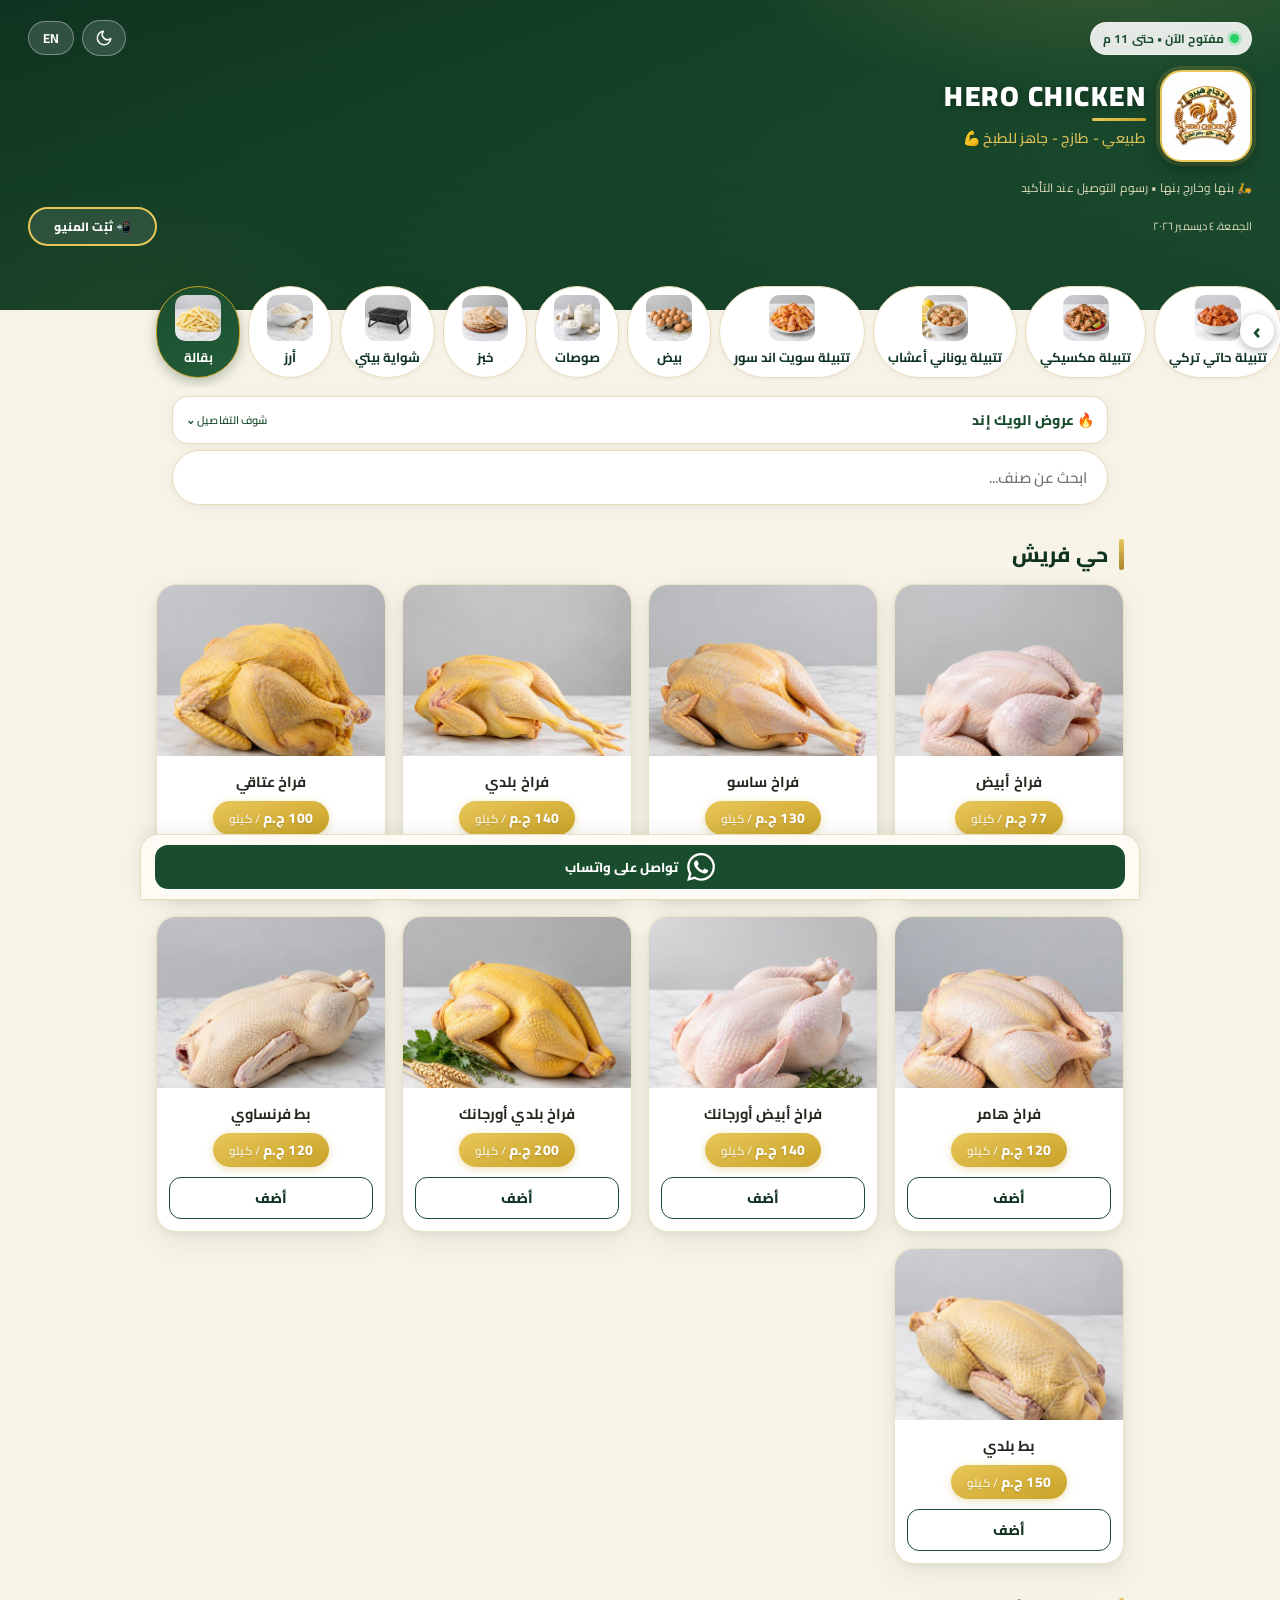
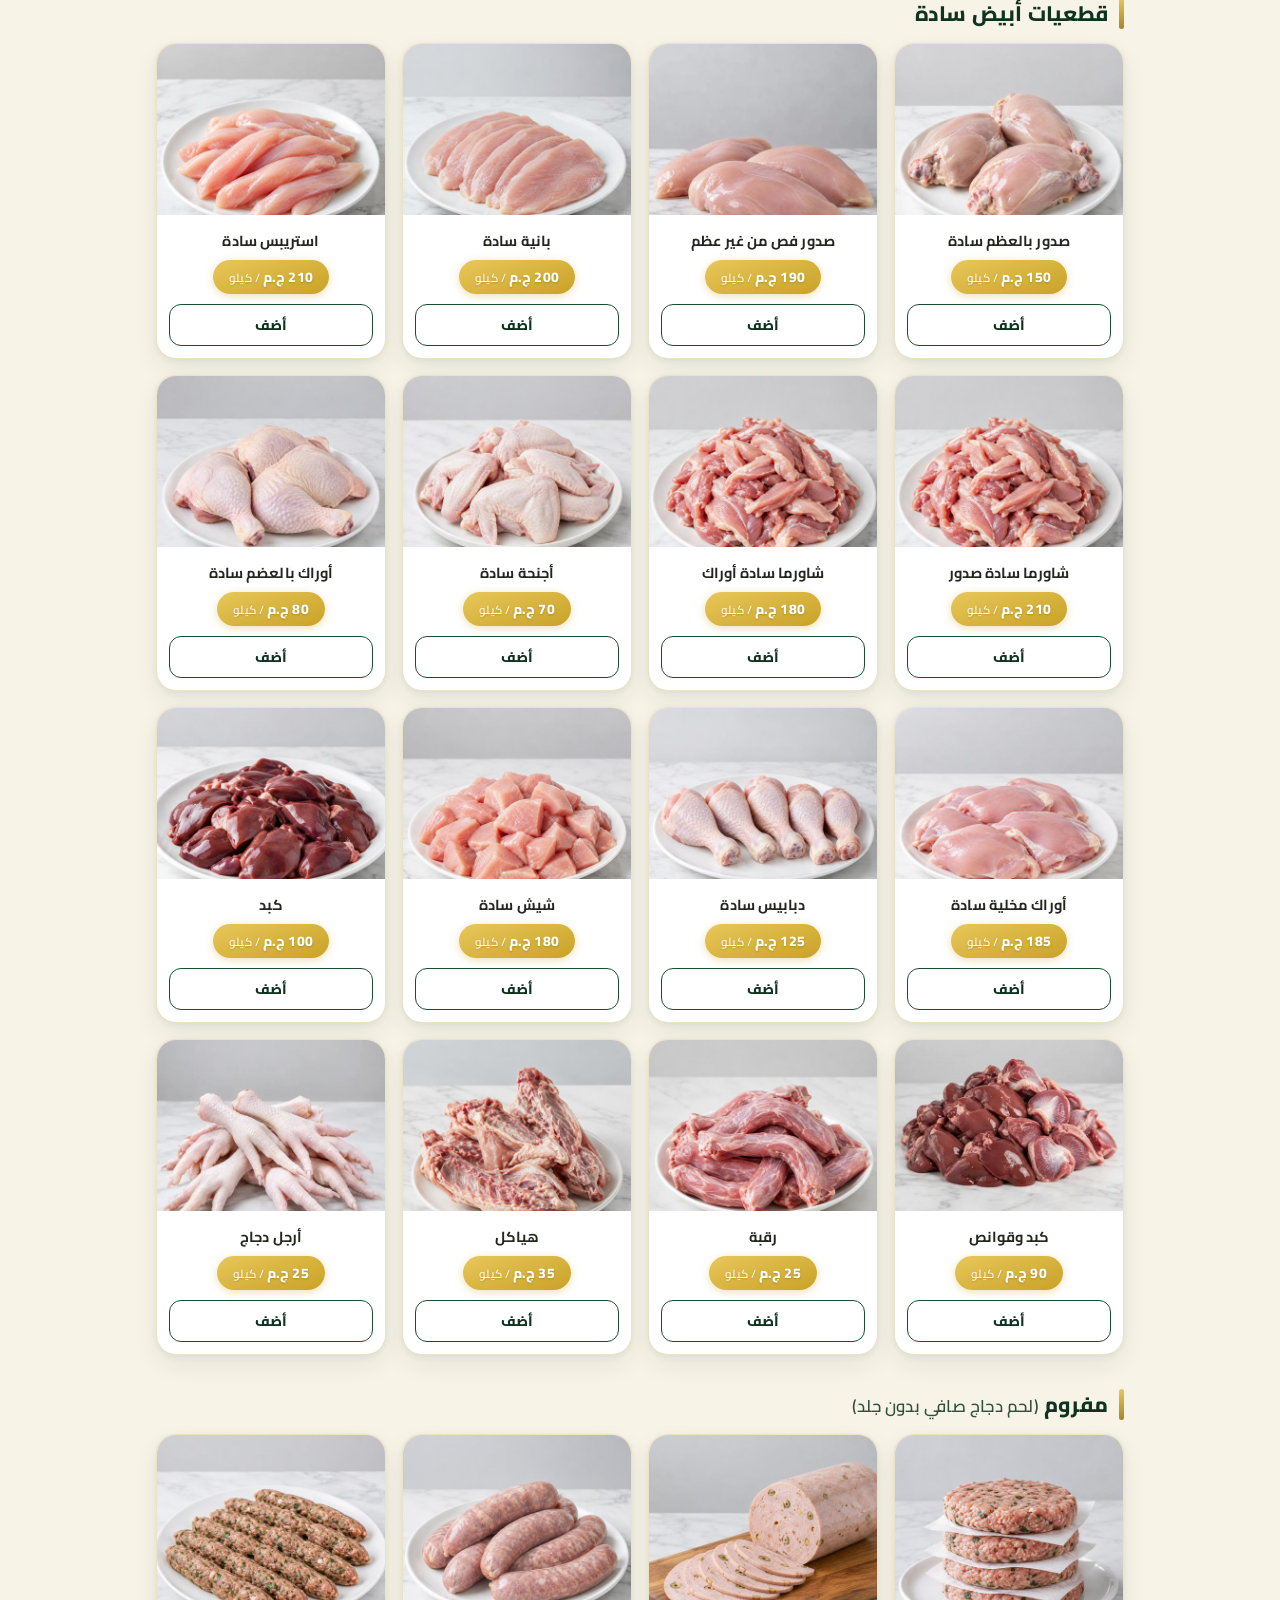
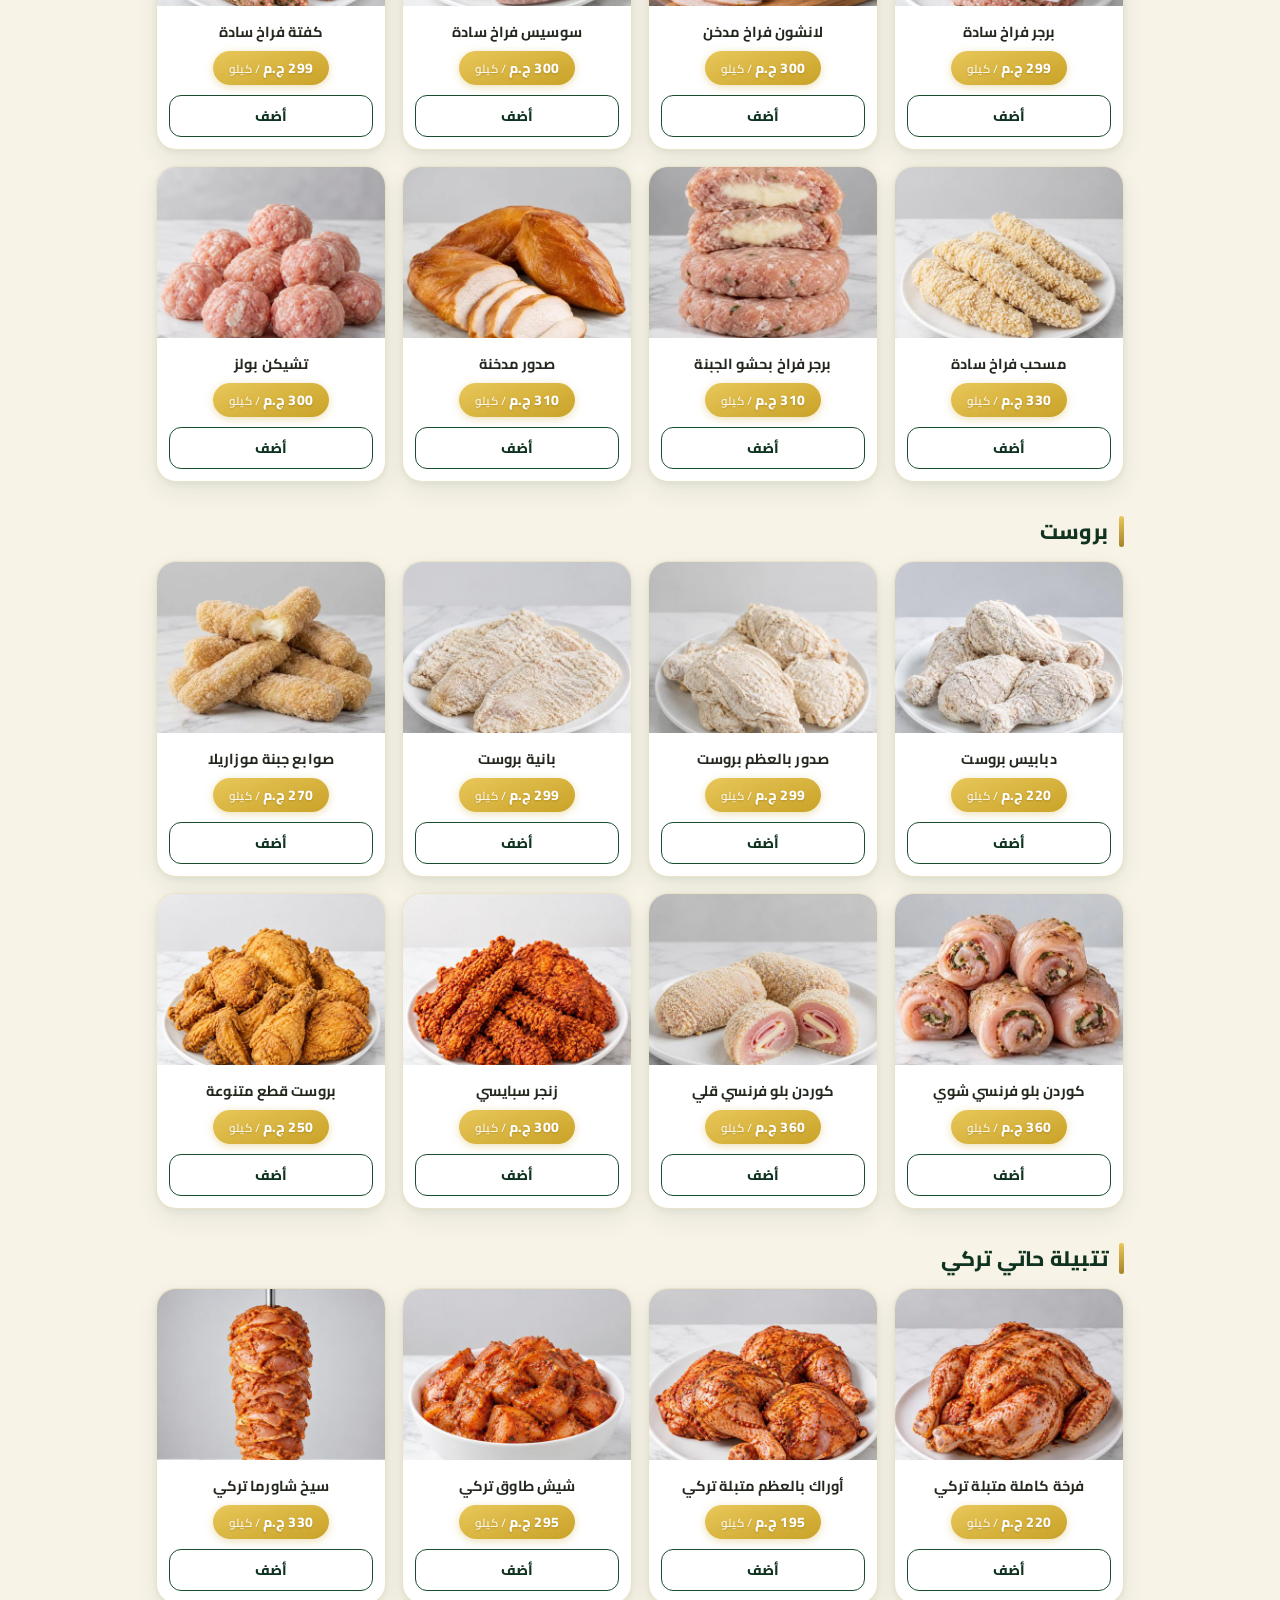
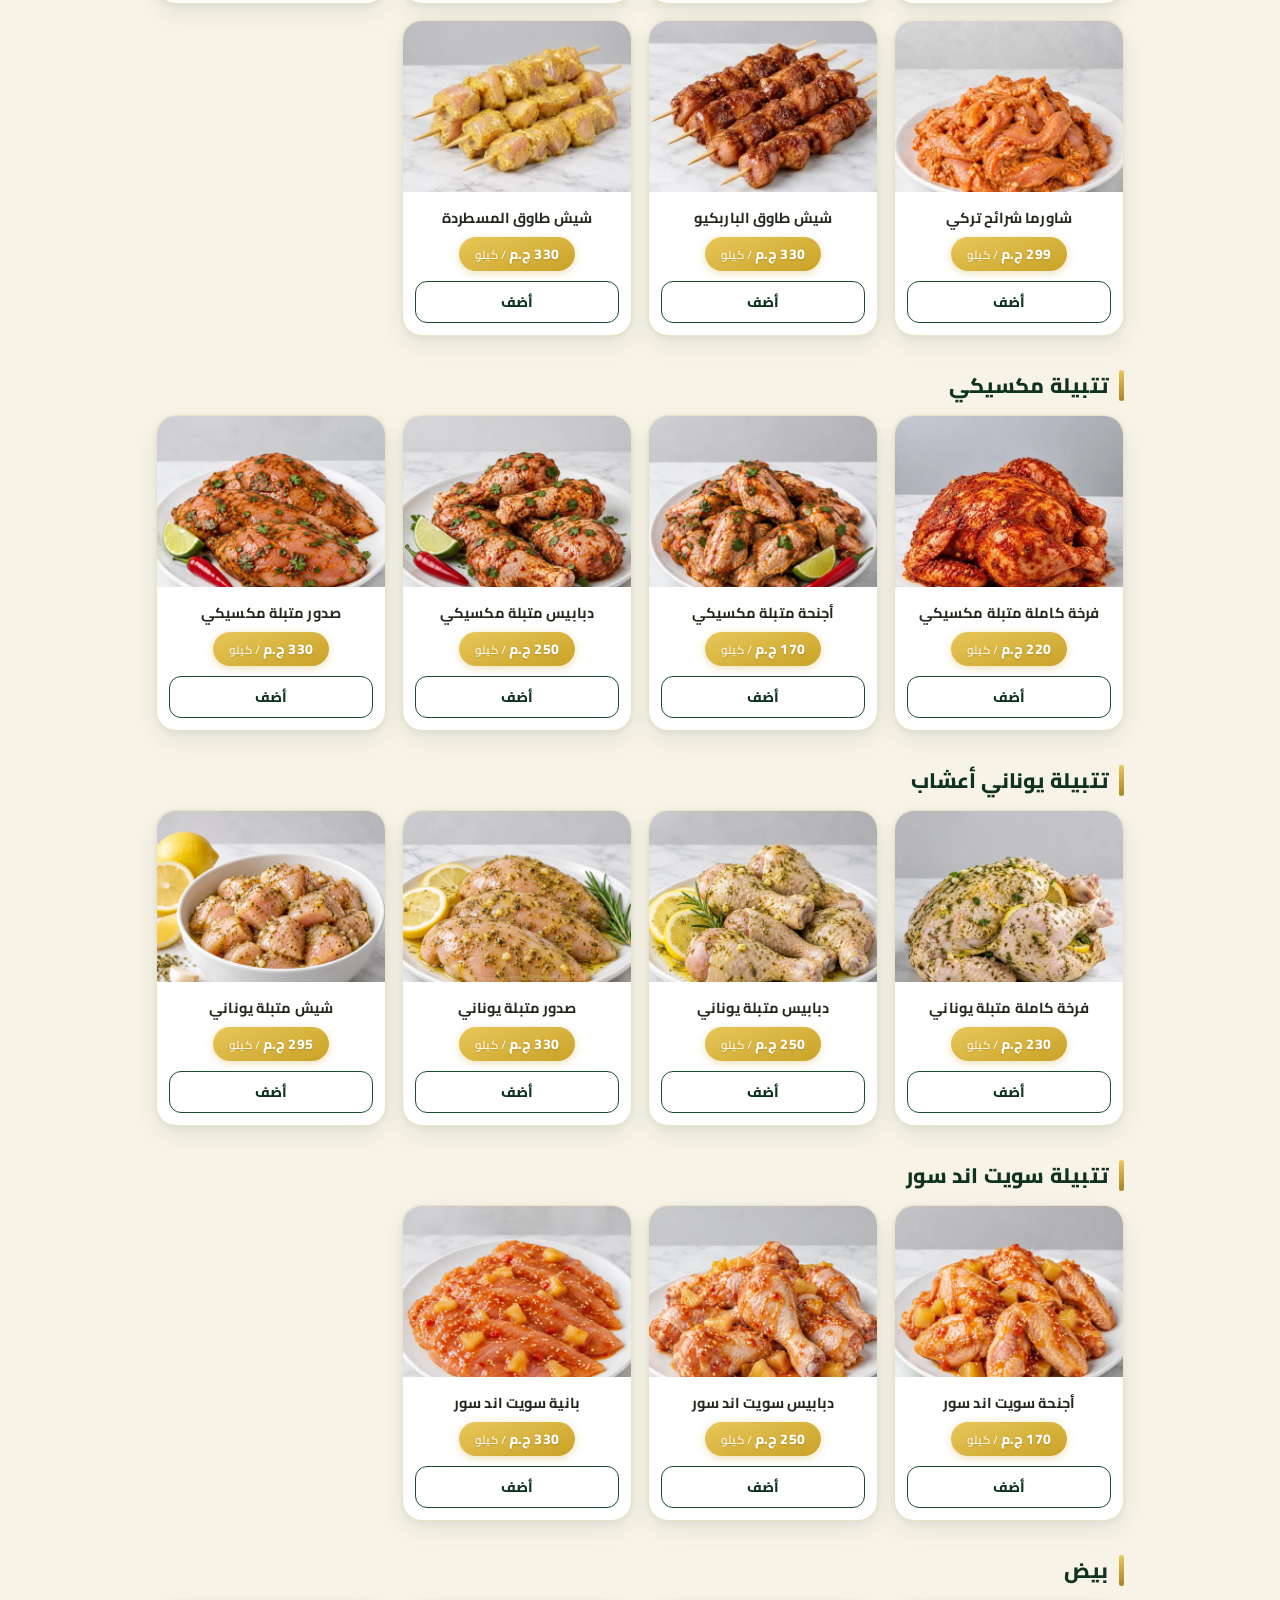
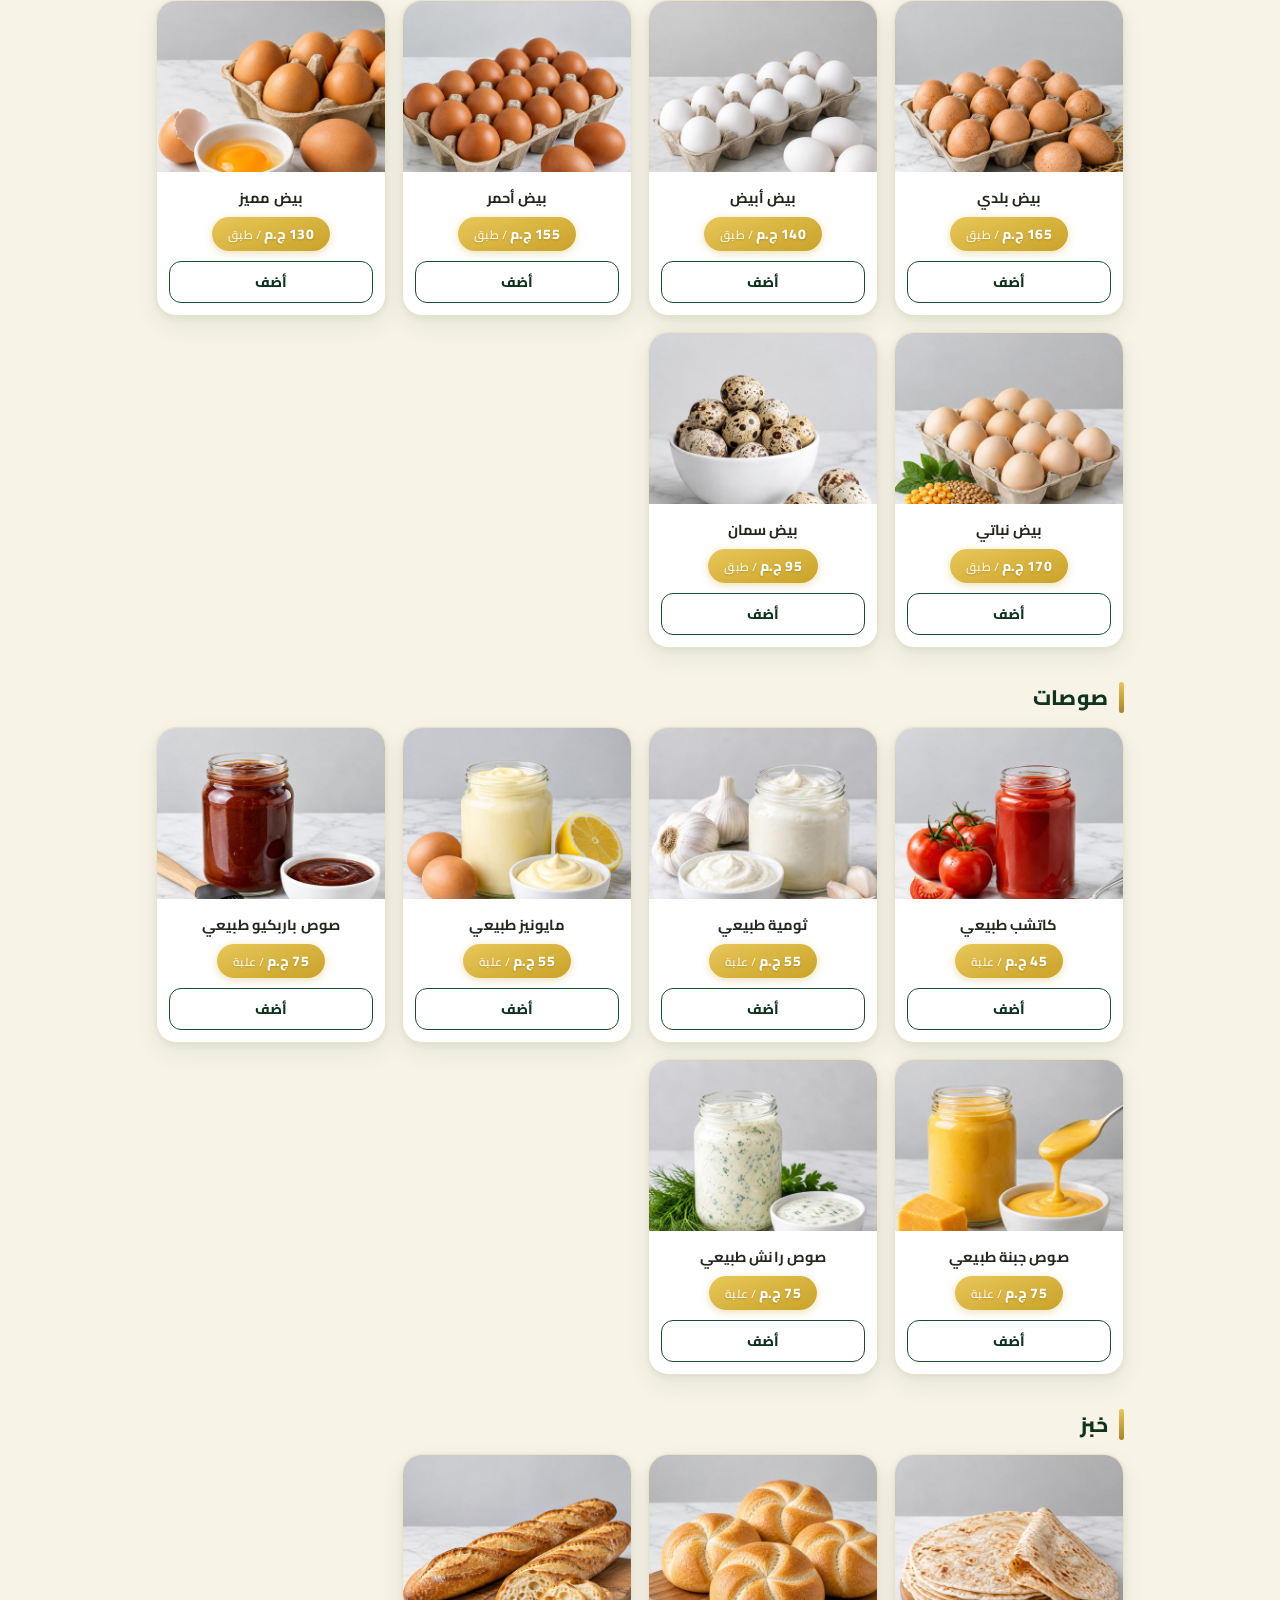
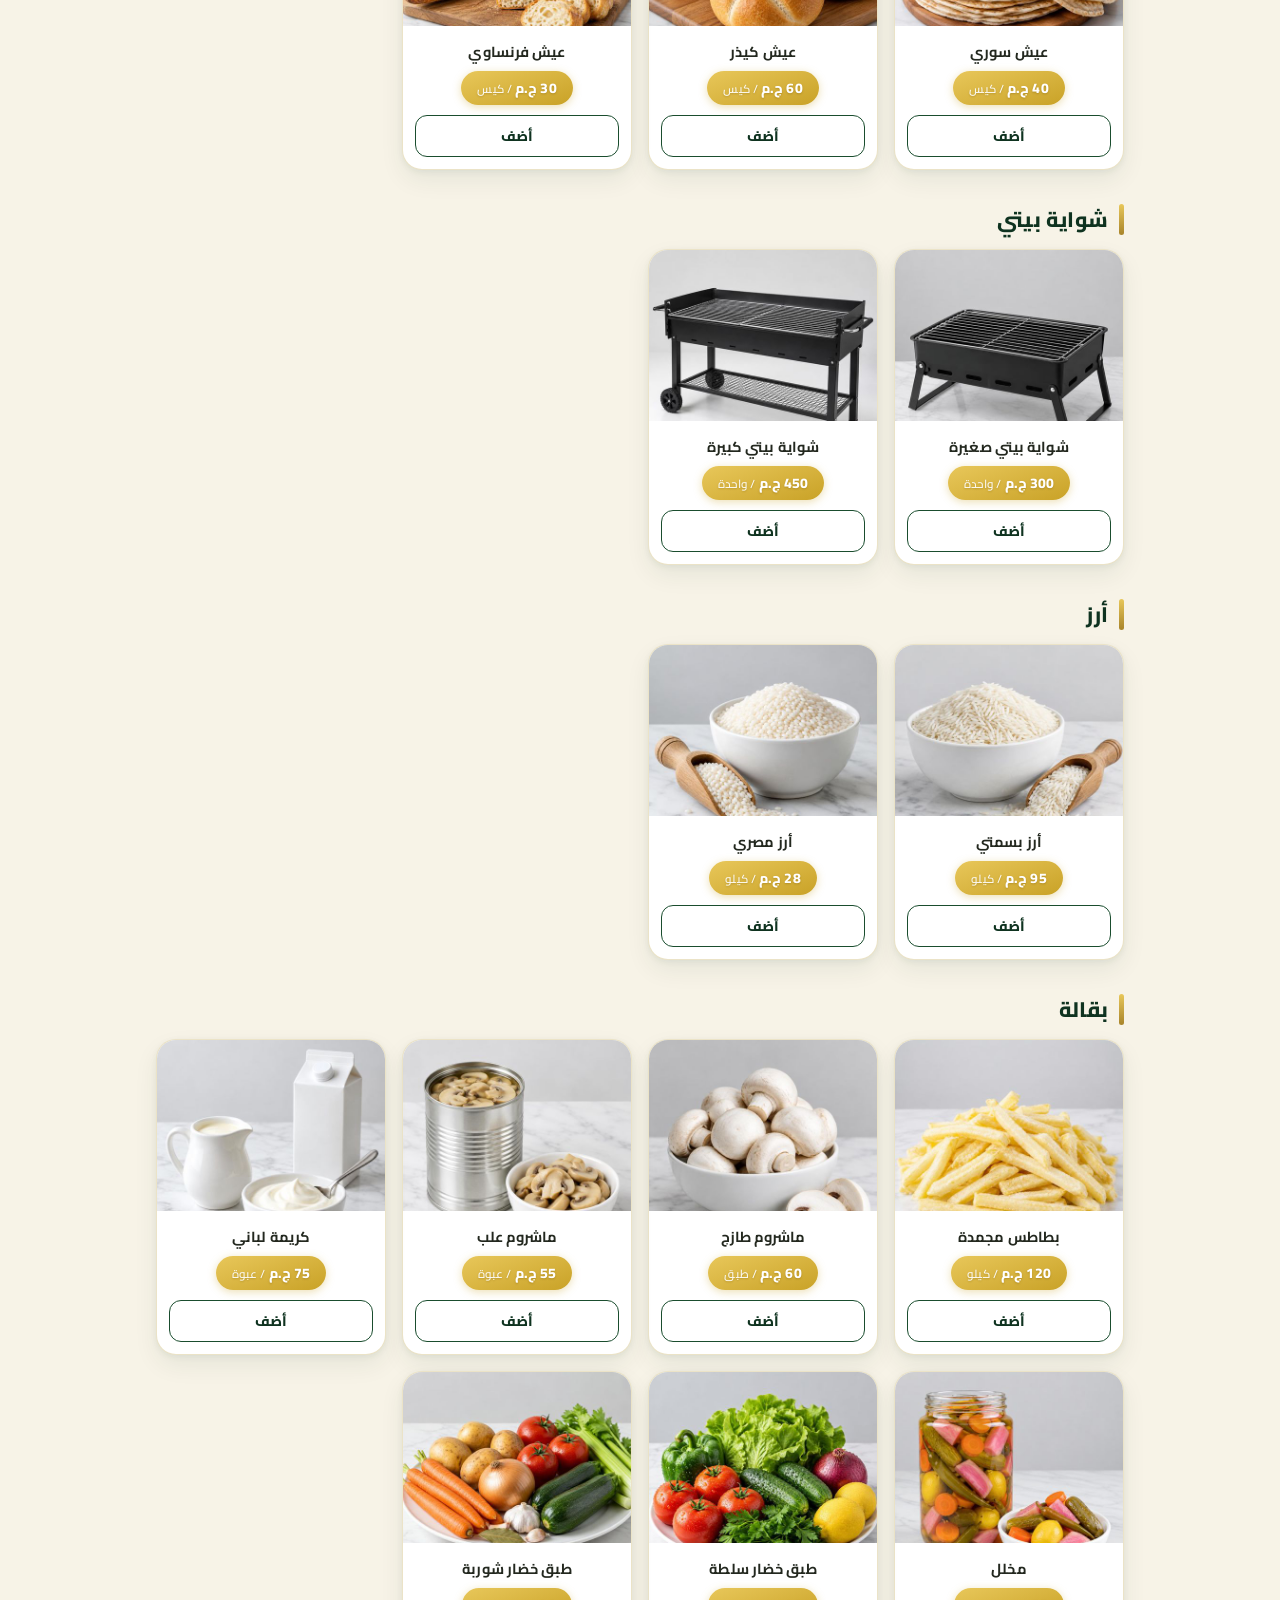
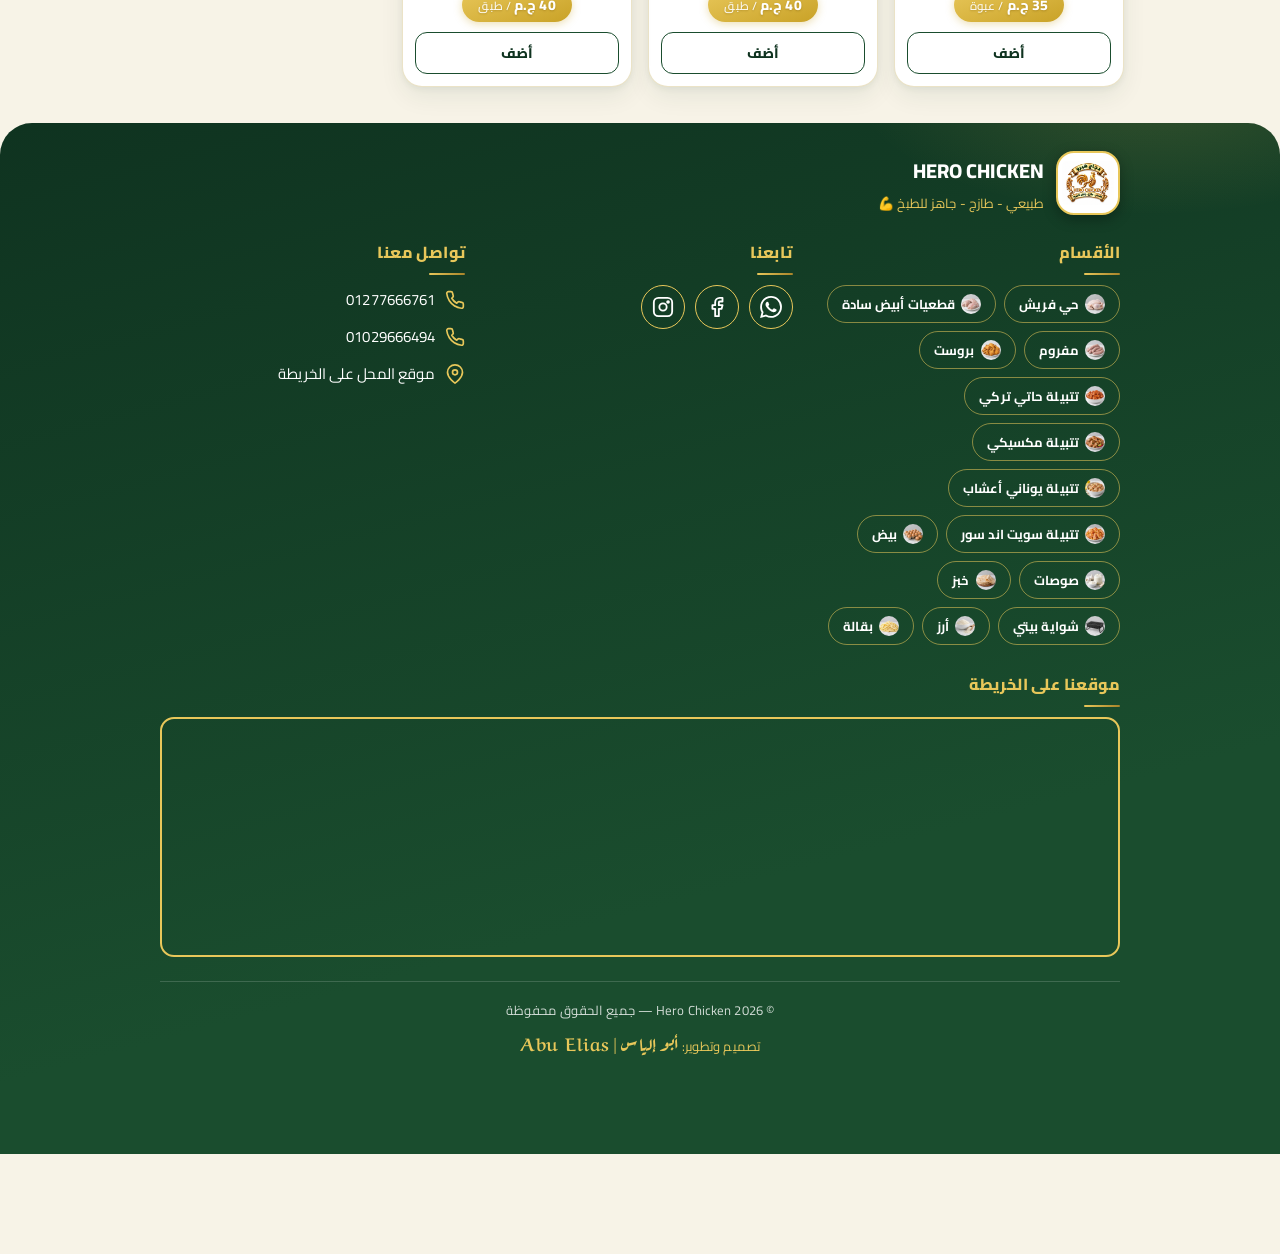
<file: index.html>
<!DOCTYPE html>
<html lang="ar" dir="rtl">
<head>
  <meta charset="utf-8">
  <meta name="viewport" content="width=device-width, initial-scale=1, viewport-fit=cover">
  <title>دجاج هيرو | Hero Chicken - فراخ فريش ومتبلة في بنها</title>
  <meta name="description" content="دجاج هيرو (Hero Chicken): فراخ فريش وفراخ متبلة جاهزة بجميع الخلطات. اطلب أونلاين على واتساب مع توصيل في بنها.">
  <link rel="icon" type="image/png" href="icons/icon-192.png">
  <link rel="manifest" href="manifest.webmanifest">
  <link rel="apple-touch-icon" href="icons/icon-192.png">
  <meta name="theme-color" content="#1a4d2e">
  <link rel="canonical" href="https://islam-osama2024.github.io/Hero-Chicken2016/">

  <!-- معاينة الرابط عند المشاركة (واتساب / فيسبوك) -->
  <meta property="og:type" content="website">
  <meta property="og:locale" content="ar_EG">
  <meta property="og:site_name" content="Hero Chicken | دجاج هيرو">
  <meta property="og:title" content="دجاج هيرو | Hero Chicken - فراخ فريش ومتبلة في بنها">
  <meta property="og:description" content="فراخ فريش وفراخ متبلة جاهزة بجميع الخلطات. اطلب أونلاين على واتساب مع توصيل في بنها.">
  <meta property="og:url" content="https://islam-osama2024.github.io/Hero-Chicken2016/">
  <meta property="og:image" content="https://islam-osama2024.github.io/Hero-Chicken2016/icons/icon-512.png">
  <meta property="og:image:width" content="512">
  <meta property="og:image:height" content="512">
  <meta name="twitter:card" content="summary">

  <!-- خط Cairo -->
  <link rel="preconnect" href="https://fonts.googleapis.com">
  <link rel="preconnect" href="https://fonts.gstatic.com" crossorigin>
  <link href="https://fonts.googleapis.com/css2?family=Cairo:wght@400;600;700;800;900&amp;display=swap" rel="stylesheet">
  <link href="https://fonts.googleapis.com/css2?family=Aref+Ruqaa:wght@700&amp;text=%D8%A3%D8%A8%D9%88%20%D8%A5%D9%84%D9%8A%D8%A7%D8%B3%20%7C%20Abu%20Elias&amp;display=swap" rel="stylesheet">

  <!-- الوضع الليلي: بنقرا الاختيار المحفوظ قبل تحميل التنسيق عشان الصفحة متفتحش بلون غلط -->
  <script>
    (function () {
      try {
        var t = localStorage.getItem("hc-theme");
        var q = new URLSearchParams(location.search).get("theme");
        if (q === "dark" || q === "light") t = q;
        if (!t) t = matchMedia("(prefers-color-scheme: dark)").matches ? "dark" : "light";
        document.documentElement.dataset.theme = t;
      } catch (e) {}
    })();
  </script>

  <!-- التنسيق (الخطوة الجاية) -->
  <link rel="stylesheet" href="css/style.css">
  <link rel="stylesheet" href="css/concept.css">
  <link rel="stylesheet" href="css/dark.css">
</head>
<body>

  <!-- ========== الهيدر: اللوجو والاسم وزر اللغة ========== -->
  <header class="hero">
    <!-- فيديو الخلفية: حط الفيديو في videos/1-hero-raw-shish-28s.mp4 (لو مش موجود بيفضل اللون الأخضر) -->
    <video class="hero__video" muted loop playsinline preload="none" aria-hidden="true">
      <source data-src="videos/1-hero-raw-shish-28s.mp4" type="video/mp4">
    </video>

    <div class="hero__top">
      <span class="status" id="status"></span>
      <div class="hero__actions">
        <button class="theme-btn" id="themeBtn" type="button" aria-label="الوضع الليلي"></button>
        <button class="lang-btn" id="langBtn">EN</button>
      </div>
    </div>
    <div class="brand">
      <img class="brand__logo" src="images/opt/logo.png" alt="Hero Chicken">
      <div class="brand__text">
        <h1 class="brand__name">HERO CHICKEN</h1>
        <p class="brand__tag" id="tagline"></p>
      </div>
    </div>
    <p class="hero__delivery" id="deliveryHint"></p>
    <div class="hero__tools">
      <time class="hero__date" id="todayDate"></time>
      <button class="install-btn" id="installBtn" type="button" aria-describedby="installHint"></button>
    </div>
    <p class="install-hint" id="installHint" hidden></p>
  </header>

  <!-- ========== أزرار الأقسام (JS هيملاها) ========== -->
  <div class="chips-wrap" id="chipsWrap">
    <button class="chips-arrow chips-arrow--l" id="chipsL" type="button" aria-label="يسار">‹</button>
    <nav class="chips" id="chips" aria-label="الأقسام"></nav>
    <button class="chips-arrow chips-arrow--r" id="chipsR" type="button" aria-label="يمين">›</button>
  </div>

  <!-- ========== بنر العروض (JS بيملاه من CONFIG.banners) ========== -->
  <section class="banner" id="banner" hidden></section>

  <!-- ========== البحث ========== -->
  <div class="search"><input id="search" type="search" autocomplete="off" aria-label="search"></div>
  <p class="no-results" id="noResults" hidden></p>

  <!-- ========== المنيو: الأقسام والأصناف (JS هيملاها) ========== -->
  <main class="menu" id="menu"></main>

  <!-- ========== الفوتر: السوشيال والتواصل وبيانات المشروع (JS بيملاه) ========== -->
  <footer class="footer">
    <div class="footer__brand">
      <img class="footer__logo" src="images/opt/logo.png" alt="Hero Chicken">
      <div>
        <strong class="footer__name">HERO CHICKEN</strong>
        <p class="footer__tag" id="footTag"></p>
      </div>
    </div>

    <div class="footer__cols">
      <div class="footer__col">
        <h3 class="footer__title" id="catsTitle"></h3>
        <nav class="footer__cats" id="footCats" aria-label="Menu categories"></nav>
      </div>
      <div class="footer__col">
        <h3 class="footer__title" id="followTitle"></h3>
        <div class="social" id="social"></div>
      </div>
      <div class="footer__col">
        <h3 class="footer__title" id="contactTitle"></h3>
        <ul class="contact" id="contact"></ul>
      </div>
    </div>

    <div class="footer__map">
      <h3 class="footer__title" id="mapTitle"></h3>
      <iframe class="footer__mapframe" src="https://www.google.com/maps?q=30.4659929,31.1848307&hl=ar&z=17&output=embed" loading="lazy" title="Hero Chicken location map"></iframe>
    </div>

    <p class="footer__copy" id="copy"></p>
    <p class="footer__credit" id="credit"></p>
  </footer>

  <!-- ========== أزرار جنب الشاشة: واتساب + لأعلى ========== -->
  <nav class="bottom-dock" id="fabWrap" aria-label="Quick actions">
    <a class="fab fab--wa" id="waFab" href="#" target="_blank" rel="noopener"></a>
    <button class="cart-bar" id="cartBar" type="button">
      <span id="cartCount"></span>
      <span id="cartTotal"></span>
    </button>
    <button class="fab fab--top" id="toTop" type="button" hidden>
      <svg viewBox="0 0 24 24" aria-hidden="true"><polyline points="18 15 12 9 6 15"/></svg>
    </button>
  </nav>

  <!-- ========== نافذة اختيار الصنف (JS بيملاها) ========== -->
  <div class="sheet" id="itemSheet" role="dialog" aria-modal="true" aria-label="Product options"><div class="panel" id="itemPanel"></div></div>

  <!-- ========== نافذة الطلب ========== -->
  <div class="sheet" id="sheet" role="dialog" aria-modal="true" aria-labelledby="cartTitle">
    <div class="panel">
      <button class="panel__close" id="closeBtn" type="button" aria-label="إغلاق">×</button>

      <!-- (أ) نموذج الطلب -->
      <div id="orderForm">
        <h2 class="panel__title" id="cartTitle"></h2>

        <!-- أصناف الطلب (JS هيملاها) -->
        <div class="cart-list" id="cartList"></div>

        <div class="fee-rows" id="feeRows"></div>
        <div class="cart-total">
          <span id="totalLabel"></span>
          <span id="totalValue"></span>
        </div>
        <p class="cart-note" id="cartNote"></p>
        <p class="cart-note cart-note--warn" id="hoursNote"></p>

        <!-- توصيل أو استلام + المنطقة + الموقع -->
        <div class="opt__row">
          <button type="button" class="pill is-on" id="modeDel" data-action="mode" data-m="delivery"></button>
          <button type="button" class="pill" id="modePick" data-action="mode" data-m="pickup"></button>
        </div>
        <div id="deliveryBox">
          <select class="field" id="area" aria-label="area"></select>
          <button type="button" class="loc-btn" id="locBtn"></button>
          <p class="cart-note" id="locStatus"></p>
        </div>

        <!-- طريقة الدفع -->
        <div class="opt" id="paySec"><h4 id="payTitle"></h4><div class="opt__row" id="payRow"></div></div>

        <!-- بيانات العميل -->
        <input class="field" id="custName" type="text">
        <input class="field" id="custPhone" type="tel" inputmode="tel" autocomplete="tel">
        <input class="field" id="custAddress" type="text">
        <textarea class="field" id="custNotes" rows="2"></textarea>

        <button type="button" class="link-btn" id="forgetBtn"></button>
        <p class="cart-note cart-note--warn" id="formMsg"></p>
        <button class="send-btn" id="sendBtn" type="button"></button>
      </div>

      <!-- (ب) شاشة الشكر بعد الضغط على إرسال -->
      <div class="done" id="done" hidden>
        <div class="done__icon">🐔</div>
        <h2 class="panel__title" id="doneTitle"></h2>
        <p class="done__order"><span id="orderNoLabel"></span> <b id="orderNo"></b></p>
        <p class="done__text" id="doneText"></p>
        <button class="send-btn" id="reopenBtn" type="button"></button>
        <button class="back-btn" id="backBtn" type="button"></button>
      </div>
    </div>
  </div>

  <!-- الأكواد (الخطوات الجاية): data.js فيه الأصناف ورقم الواتساب، main.js فيه المنطق -->
  <script src="js/data.js"></script>
  <script src="js/main.js"></script>
</body>
</html>
</file>
<file: css/style.css>
/* =========================================================
   Hero Chicken - style.css
   1) المتغيرات  2) عام  3) الهيدر  4) الأقسام  5) الكروت
   6) شريط السلة  7) نافذة الطلب  8) شاشات كبيرة
   ========================================================= */

/* ---------- 1) المتغيرات (الألوان من اللوجو) ---------- */
:root {
  --gold: #c9a227;
  --gold-light: #e8c75a;
  --green: #1a4d2e;
  --green-dark: #143d24;
  --cream: #faf6ea;
  --line: #eadfb8;
  --ink: #2b2b2b;
  --whatsapp: #25d366;
  --radius: 18px;
}

/* ---------- 2) عام ---------- */
* { box-sizing: border-box; margin: 0; }

body {
  font-family: Cairo, Tahoma, sans-serif;
  background: var(--cream);
  color: var(--ink);
}

button { font-family: inherit; cursor: pointer; }
button:focus-visible { outline: 3px solid var(--gold); outline-offset: 2px; }

/* ---------- 3) الهيدر ---------- */
.hero {
  position: relative;
  overflow: hidden;
  min-height: 250px;
  background: linear-gradient(160deg, var(--green-dark), var(--green) 60%, #2b6a40);
  color: #fff;
  padding: 20px 16px 56px;
}

/* فيديو الخلفية + طبقة غامقة عشان الكلام يبان */
.hero__video {
  position: absolute;
  inset: 0;
  width: 100%;
  height: 100%;
  object-fit: cover;
  z-index: 0;
}
.hero::after {
  content: "";
  position: absolute;
  inset: 0;
  background: linear-gradient(180deg, rgba(20, 61, 36, .35), rgba(20, 61, 36, .75));
  z-index: 1;
}
.hero__top, .brand { position: relative; z-index: 2; }

/* لو الجهاز مفعّل "تقليل الحركة" نوقف الفيديو */
@media (prefers-reduced-motion: reduce) { .hero__video { display: none; } }

.hero__top { display: flex; justify-content: space-between; align-items: center; }

.lang-btn {
  background: #fff;
  color: var(--green);
  border: 0;
  border-radius: 20px;
  padding: 4px 14px;
  font-weight: 700;
  font-size: 13px;
}

.brand { display: flex; align-items: center; gap: 14px; margin-top: 18px; }

.brand__logo {
  width: 92px;
  height: 92px;
  object-fit: contain;
  background: #fff;
  border-radius: var(--radius);
  padding: 6px;
  border: 2px solid var(--gold-light);
}

.brand__name { font-size: 28px; font-weight: 800; line-height: 1.1; }
.brand__tag { color: var(--gold-light); font-size: 14px; margin-top: 4px; }

/* ---------- 4) أزرار الأقسام وعناوينها ---------- */
.chips-wrap {
  position: sticky;
  top: 0;
  z-index: 5;
  margin-top: -34px;                   /* تتداخل مع الهيدر */
}
.chips {
  display: flex;
  gap: 10px;
  overflow-x: auto;
  padding: 6px 16px 8px;
  scrollbar-width: none;
  cursor: grab;
  -webkit-user-select: none;
  user-select: none;
  -webkit-overflow-scrolling: touch;
}
.chips.is-dragging { cursor: grabbing; }
.chips-wrap.is-stuck { background: var(--cream); box-shadow: 0 4px 10px rgba(0, 0, 0, .08); }
/* أسهم التمرير: بتظهر على الكمبيوتر بس، وبس لو في أقسام مخفية في الجهة دي */
.chips-arrow {
  display: none;
  position: absolute;
  top: 38px;
  width: 34px; height: 34px;
  border: 0; border-radius: 50%;
  background: #fff; color: var(--green);
  font-size: 24px; line-height: 1; font-weight: 800;
  box-shadow: 0 2px 10px rgba(0, 0, 0, .3);
  z-index: 6;
}
.chips-arrow--l { left: 6px; }
.chips-arrow--r { right: 6px; }
@media (hover: hover) and (pointer: fine) {
  .chips-wrap.can-l .chips-arrow--l, .chips-wrap.can-r .chips-arrow--r { display: grid; place-items: center; }
}
.chips::-webkit-scrollbar { display: none; }

.chip {
  flex: 0 0 auto;
  min-width: 84px;
  background: #fff;
  border: 2px solid var(--line);
  border-radius: 16px;
  padding: 8px 14px;
  text-align: center;
  font-weight: 700;
  font-size: 13px;
  color: var(--green);
}
.chip__icon { display: block; font-size: 26px; }
.chip.is-active {
  border-color: var(--gold);
  background: linear-gradient(#fff, #fbf0c8);
  box-shadow: 0 4px 12px rgba(201, 162, 39, .35);
}

.cat-title {
  scroll-margin-top: 110px;
  font-size: 20px;
  font-weight: 800;
  color: var(--green);
  margin: 22px 16px 10px;
  padding-bottom: 6px;
  border-bottom: 2px solid var(--line);
}

/* ---------- 5) كروت المنتجات ---------- */
.grid {
  display: grid;
  grid-template-columns: 1fr 1fr;
  gap: 12px;
  padding: 0 16px;
}

.card {
  background: #fff;
  border-radius: var(--radius);
  padding: 10px;
  text-align: center;
  box-shadow: 0 2px 10px rgba(0, 0, 0, .07);
  display: flex;
  flex-direction: column;
  align-items: center;
  gap: 6px;
}

.card__img {
  width: 100%;
  aspect-ratio: 4 / 3;
  border-radius: 12px;
  background: radial-gradient(circle, #fff8dc, #f3e3a6);
  display: grid;
  place-items: center;
  font-size: 46px;       /* حجم الإيموجي لو مفيش صورة */
  overflow: hidden;
}
.card__img img { width: 100%; height: 100%; object-fit: cover; }

.card__name {
  font-weight: 700;
  font-size: 14px;
  min-height: 38px;
  display: flex;
  align-items: center;
}

.card__price {
  background: linear-gradient(var(--gold-light), var(--gold));
  color: #fff;
  font-weight: 800;
  font-size: 14px;
  border-radius: 20px;
  padding: 3px 14px;
}
.card__price small { font-weight: 600; opacity: .9; }

.card__ctl { width: 100%; }

.add-btn {
  width: 100%;
  border: 2px solid var(--green);
  color: var(--green);
  background: #fff;
  border-radius: 12px;
  padding: 5px;
  font-weight: 700;
  font-size: 14px;
}

/* عداد الكمية (+ / -) */
.qty {
  display: flex;
  align-items: center;
  justify-content: space-between;
  background: var(--green);
  color: #fff;
  border-radius: 12px;
  padding: 2px 4px;
  font-weight: 800;
}
.qty button {
  width: 34px;
  height: 30px;
  border: 0;
  background: transparent;
  color: #fff;
  font-size: 22px;
}

/* ---------- 6) شريط السلة ---------- */
.cart-bar {
  position: fixed;
  inset-inline: 12px;
  bottom: calc(12px + env(safe-area-inset-bottom, 0px));
  display: none;                       /* JS يضيف is-visible */
  justify-content: space-between;
  align-items: center;
  background: var(--green);
  color: #fff;
  border: 2px solid var(--gold-light);
  border-radius: var(--radius);
  padding: 12px 18px;
  font-weight: 800;
  font-size: 16px;
  box-shadow: 0 6px 20px rgba(0, 0, 0, .3);
  z-index: 9;
}
.cart-bar.is-visible { display: flex; }

/* ---------- 7) نافذة الطلب ---------- */
.sheet {
  position: fixed;
  inset: 0;
  background: rgba(0, 0, 0, .5);
  display: none;                       /* JS يضيف is-open */
  align-items: flex-end;
  z-index: 20;
}
.sheet.is-open { display: flex; }

.panel {
  background: #fff;
  width: 100%;
  max-width: 600px;
  max-height: 88vh;
  max-height: 88dvh;
  overflow: auto;
  margin: 0 auto;                      /* لازق في تحت الشاشة */
  padding-bottom: calc(18px + env(safe-area-inset-bottom, 0px));
  padding: 18px;
  border-radius: 22px 22px 0 0;
}

.panel__close {
  float: inline-end;
  width: 32px;
  height: 32px;
  border: 0;
  border-radius: 50%;
  background: #eee;
  font-size: 18px;
}
.panel__title { font-size: 20px; font-weight: 800; color: var(--green); margin-bottom: 8px; }

.cart-row {
  display: flex;
  justify-content: space-between;
  align-items: center;
  gap: 8px;
  padding: 8px 0;
  border-bottom: 1px solid #eee;
  font-size: 14px;
}
.cart-row__name { flex: 1; font-weight: 700; }
.cart-row .qty { width: auto; }

.cart-total {
  display: flex;
  justify-content: space-between;
  font-weight: 800;
  font-size: 18px;
  color: var(--green);
  margin: 12px 0;
}
.cart-note { font-size: 12px; color: #777; margin-bottom: 4px; }

.field {
  display: block;
  width: 100%;
  margin-top: 8px;
  padding: 10px;
  border: 1px solid #ddd;
  border-radius: 10px;
  font-family: inherit;
  font-size: 14px;
}

.send-btn {
  width: 100%;
  margin-top: 12px;
  padding: 13px;
  border: 0;
  border-radius: 14px;
  background: var(--whatsapp);
  color: #fff;
  font-weight: 800;
  font-size: 16px;
}

/* نافذة الصنف */
.opt { margin-top: 14px; }
.opt h4 { font-size: 14px; color: var(--green); margin-bottom: 6px; }
.opt__row { display: flex; flex-wrap: wrap; gap: 8px; }
.pill {
  border: 2px solid var(--line); background: #fff; color: var(--ink);
  border-radius: 20px; padding: 6px 14px; font-weight: 700; font-size: 14px;
}
.pill.is-on { border-color: var(--gold); background: #fbf0c8; color: var(--green); }
.qty--big { margin-top: 10px; font-size: 18px; }
.qty--big button { width: 48px; height: 38px; }
.add-line { background: var(--green); }
.in-cart { font-size: 12px; font-weight: 700; color: var(--green); margin-bottom: 4px; }
.cart-row__name small { display: block; font-weight: 400; color: #777; font-size: 12px; }

/* حالة المحل + التوصيل */
.status { display: inline-flex; align-items: center; gap: 6px; background: rgba(255,255,255,.92); color: var(--green);
  border-radius: 20px; padding: 4px 12px; font-weight: 700; font-size: 12px; }
.status i { width: 9px; height: 9px; border-radius: 50%; background: #999; }
.status.is-open i { background: #25d366; box-shadow: 0 0 0 3px rgba(37,211,102,.25); }
.status.is-closed { color: #9b2c2c; }
.status.is-closed i { background: #d64545; }
.fee-row { display: flex; justify-content: space-between; font-size: 14px; padding: 3px 0; color: #555; }
.cart-note--warn { color: #9b2c2c; font-weight: 700; }
.opt__row { margin-top: 12px; }
.loc-btn { width: 100%; margin-top: 8px; padding: 10px; border: 2px dashed var(--gold); border-radius: 12px;
  background: #fffbea; color: var(--green); font-weight: 700; font-size: 14px; }
.field.is-bad { border-color: #d64545; }
.send-btn:disabled { background: #bbb; cursor: not-allowed; }

/* بحث + بنر + شارات + تثبيت */
.search { padding: 6px 16px 0; max-width: 968px; margin: auto; }
.search input { width: 100%; padding: 11px 16px; border: 2px solid var(--line); border-radius: 24px;
  font: 600 15px Cairo, Tahoma, sans-serif; background: #fff; }
.search input:focus { outline: none; border-color: var(--gold); }
.no-results { text-align: center; padding: 30px 16px; color: #777; font-weight: 700; }
.banner { padding: 8px 16px 0; max-width: 968px; margin: auto; }
.banner__track { display: flex; overflow-x: auto; scroll-snap-type: x mandatory; scrollbar-width: none; border-radius: var(--radius); }
.banner__track::-webkit-scrollbar { display: none; }
.banner__slide { flex: 0 0 100%; scroll-snap-align: center; padding: 18px 16px; text-align: center; font-weight: 800; font-size: 16px; }
.banner--green { background: linear-gradient(135deg, var(--green), #2b6a40); color: #fff; }
.banner--gold { background: linear-gradient(135deg, var(--gold-light), var(--gold)); color: var(--green-dark); }
.card { position: relative; }
.badge { position: absolute; top: 14px; inset-inline-start: 14px; z-index: 1; padding: 2px 10px;
  border-radius: 12px; font-size: 11px; font-weight: 800; color: #fff; }
.badge--top { background: #d64545; } .badge--new { background: var(--green); } .badge--offer { background: var(--gold); }
.card__price s { opacity: .75; font-weight: 600; margin-inline-end: 4px; }
.install-btn { margin-top: 18px; width: 100%; padding: 11px; border: 2px solid var(--gold-light);
  border-radius: 14px; background: transparent; color: #fff; font-weight: 800; font-size: 15px; }

.install-hint { margin-top: 8px; font-size: 13px; line-height: 1.7; color: var(--gold-light); text-align: center; }

/* نفد + مسح البيانات */
.badge--out { background: #555; }
.card--out .card__img { filter: grayscale(1); opacity: .55; }
.add-btn:disabled { border-color: #ccc; color: #999; background: #f3f3f3; cursor: not-allowed; }
.link-btn { background: none; border: 0; color: #777; text-decoration: underline; font-size: 12px; margin-top: 8px; }

/* أزرار جنب الشاشة */
.fab-wrap { position: fixed; right: 14px; left: auto; bottom: calc(16px + env(safe-area-inset-bottom, 0px));
  display: flex; flex-direction: column; gap: 10px; z-index: 8; transition: bottom .2s; }
body.has-cart .fab-wrap { bottom: calc(86px + env(safe-area-inset-bottom, 0px)); }   /* فوق شريط السلة */
.fab { width: 48px; height: 48px; border-radius: 50%; border: 0; display: grid; place-items: center;
  box-shadow: 0 4px 14px rgba(0, 0, 0, .3); text-decoration: none; }
.fab--wa { background: #25d366; color: #fff; }
.fab--wa svg { width: 28px; height: 28px; }
.fab--top { background: var(--green); border: 2px solid var(--gold-light); }
.fab--top svg { width: 22px; height: 22px; fill: none; stroke: #fff; stroke-width: 3; stroke-linecap: round; stroke-linejoin: round; }

/* شاشة الشكر */
[hidden] { display: none !important; }
.done { text-align: center; padding: 10px 0 4px; }
.done__icon { font-size: 54px; }
.done__order { margin: 6px 0; font-size: 16px; }
.done__order b { color: var(--gold); font-size: 22px; letter-spacing: 1px; }
.done__text { font-size: 14px; color: #555; line-height: 1.8; margin: 8px 0 4px; }
.back-btn {
  width: 100%;
  margin-top: 10px;
  padding: 12px;
  border: 2px solid var(--green);
  border-radius: 14px;
  background: #fff;
  color: var(--green);
  font-weight: 800;
  font-size: 15px;
}

/* ---------- الفوتر ---------- */
.footer {
  margin-top: 36px;
  padding: 28px 20px calc(96px + env(safe-area-inset-bottom, 0px)); /* مساحة لشريط السلة */
  background: linear-gradient(160deg, var(--green-dark), var(--green));
  color: #fff;
  border-radius: 28px 28px 0 0;
}
.footer__brand { display: flex; align-items: center; gap: 12px; }
.footer__logo {
  width: 64px; height: 64px; object-fit: contain;
  background: #fff; border-radius: 14px; padding: 4px;
  border: 2px solid var(--gold-light);
}
.footer__name { font-size: 20px; font-weight: 800; }
.footer__tag { color: var(--gold-light); font-size: 13px; margin-top: 2px; }

.footer__cols { display: grid; gap: 22px; margin-top: 22px; }
.footer__title {
  font-size: 16px; font-weight: 800; color: var(--gold-light);
  margin-bottom: 10px;
}
.footer__map { margin-top: 24px; }
.footer__mapframe { width: 100%; height: 240px; display: block; border: 0; border-radius: 14px; border: 2px solid var(--gold-light); }

.social { display: flex; flex-wrap: wrap; gap: 10px; }
.social__link {
  width: 44px; height: 44px; display: grid; place-items: center;
  border-radius: 50%; color: #fff;
  border: 2px solid var(--gold-light);
  transition: background .2s, color .2s, transform .2s;
}
.social__link svg { width: 22px; height: 22px; }
.social__link:hover, .social__link:focus-visible {
  background: var(--gold-light); color: var(--green-dark); transform: translateY(-2px);
}

.contact { list-style: none; padding: 0; display: grid; gap: 8px; }
.contact a, .contact span.contact__row {
  display: flex; align-items: center; gap: 10px;
  color: #fff; text-decoration: none; font-size: 15px;
}
.contact svg { width: 20px; height: 20px; color: var(--gold-light); flex: none; }
.contact a:hover { color: var(--gold-light); }

.footer__copy {
  margin-top: 24px; padding-top: 16px;
  border-top: 1px solid rgba(255, 255, 255, .2);
  font-size: 13px; opacity: .85; text-align: center;
}
.footer__credit { margin-top: 6px; font-size: 13px; text-align: center; color: var(--gold-light); }
.footer__credit a { color: inherit; font-weight: 800; }

/* ---------- 8) شاشات كبيرة ---------- */
@media (min-width: 700px) {
  .grid { grid-template-columns: repeat(4, 1fr); max-width: 1000px; margin: auto; }
  .cat-title { max-width: 968px; margin-inline: auto; }
  .footer { padding-inline: max(20px, calc((100% - 960px) / 2)); }
  .footer__cols { grid-template-columns: 1fr 1fr; }
  /* الهيدر والأقسام بنفس عرض المحتوى على الشاشات الكبيرة */
  .hero { padding-inline: max(16px, calc((100% - 968px) / 2)); }
  .chips { padding-inline: max(16px, calc((100% - 968px) / 2)); }
}

/* Mobile-first refinement. Shared dock reserves a single bottom action area. */
body { padding-bottom: calc(100px + env(safe-area-inset-bottom, 0px)); }
body.sheet-open { overflow: hidden; }
.hero__delivery { position: relative; z-index: 2; margin-top: 14px; font-size: 12px; color: #fff; }
.bottom-dock { position: fixed; inset-inline: 0; bottom: 0; z-index: 10; display: flex; align-items: center; gap: 10px; padding: 10px 14px calc(10px + env(safe-area-inset-bottom, 0px)); background: #fffdf7; border-top: 1px solid var(--line); box-shadow: 0 -3px 16px #143d2414; }
.bottom-dock .fab { flex: 0 0 44px; width: 44px; height: 44px; box-shadow: none; }
.bottom-dock .cart-bar { position: static; flex: 1; min-width: 0; gap: 6px; border-radius: 13px; padding: 8px 10px; min-height: 44px; font-size: 12px; box-shadow: none; flex-wrap: wrap; }
.bottom-dock #cartTotal { white-space: nowrap; }
.bottom-dock .fab--top { margin-inline-start: auto; }
.offers { border: 1px solid var(--line); border-radius: 14px; background: #fff; color: var(--green); overflow: hidden; }
.offers summary { display: flex; justify-content: space-between; align-items: center; gap: 8px; padding: 10px 13px; cursor: pointer; font-weight: 800; font-size: 14px; list-style: none; }
.offers summary::-webkit-details-marker { display: none; }
.offers summary:focus-visible { outline: 3px solid var(--gold); outline-offset: -3px; }
.offers__toggle { font-size: 11px; font-weight: 600; white-space: nowrap; }
.offers__body { padding: 0 13px 12px; }
.offers__entry { font-size: 13px; line-height: 1.8; padding: 10px 0; border-top: 1px solid var(--line); }
.offers__note { font-size: 12px; line-height: 1.8; color: #66521d; background: #fff8dc; border-radius: 8px; padding: 8px; }
.cart-note { line-height: 1.8; color: #555; }
.panel { padding-bottom: calc(18px + env(safe-area-inset-bottom, 0px)); overscroll-behavior: contain; }
.cat { scroll-margin-top: 90px; }
@media (max-width: 699px) {
  .hero { min-height: 0; padding: 12px 16px 18px; }
  .hero__top { gap: 8px; }
  .lang-btn { min-height: 36px; min-width: 44px; }
  .brand { margin-top: 10px; gap: 10px; }
  .brand__logo { width: 62px; height: 62px; border-radius: 14px; }
  .brand__name { font-size: clamp(18px, 5.6vw, 25px); }
  .brand__tag { font-size: 11px; line-height: 1.6; }
  .hero__delivery { font-size: 10px; line-height: 1.8; margin-top: 8px; }
  .chips-wrap { margin-top: 0; background: var(--cream); }
  .chips { gap: 7px; padding: 8px 12px; }
  .chip { min-width: auto; padding: 7px 11px; font-size: 12px; display: flex; align-items: center; gap: 6px; border-radius: 13px; }
  .chip__icon { font-size: 19px; }
  .chips-arrow { top: 12px; }
  .banner { padding-top: 4px; }
  .search { padding-top: 8px; }
  .search input { padding: 9px 13px; font-size: 14px; }
  .cat-title { margin-top: 16px; }
  .cat { scroll-margin-top: 65px; }
}
@media (min-width: 1000px) {
  .bottom-dock { max-width: 1000px; margin-inline: auto; border-radius: 18px 18px 0 0; border: 1px solid var(--line); }
  .bottom-dock .cart-bar { font-size: 14px; }
}
@media (prefers-reduced-motion: reduce) { * { scroll-behavior: auto !important; transition: none !important; } }

.bottom-dock .fab--wa { flex: 1; width: auto; border-radius: 13px; display: flex; justify-content: center; gap: 9px; background: var(--green); font-size: 13px; font-weight: 800; }
.bottom-dock .fab--wa svg { flex: none; }
body.has-cart .bottom-dock .fab--wa { flex: 0 0 44px; border-radius: 50%; background: var(--whatsapp); }
body.has-cart .fab__label { display: none; }

.hero__date { position: relative; display: block; z-index: 2; margin-top: 4px; color: #fff; font-size: 11px; line-height: 1.8; }

.hero__tools { position: relative; z-index: 2; display: flex; flex-wrap: wrap; align-items: center; justify-content: space-between; gap: 8px; margin-top: 8px; }
.hero__tools .hero__date { margin: 0; }
.hero__tools .install-btn { width: auto; flex: none; margin: 0; padding: 6px 24px; min-height: 38px; border-radius: 12px; font-size: 12px; background: #ffffff15; }
.hero > .install-hint { position: relative; z-index: 2; background: #143d24; color: #fff; border: 1px solid var(--gold); border-radius: 10px; padding: 10px; text-align: start; }

/* شعارات طرق الدفع داخل الأزرار */
.pill .pay-logo { display: inline-flex; align-items: center; height: 18px; margin-inline-end: 6px; vertical-align: middle; }
.pill .pay-logo svg { height: 18px; width: auto; display: block; }
.pill img.pay-logo { height: 18px; width: auto; display: inline-block; border-radius: 4px; vertical-align: middle; margin-inline-end: 6px; }


/* صور الأقسام الطبيعية بدل الإيموجي */
img.chip__icon { width: 46px; height: 46px; object-fit: cover; border-radius: 10px; margin: 0 auto 4px; }
.footer__cat-icon { width: 20px; height: 20px; object-fit: cover; border-radius: 50%; vertical-align: -4px; }
</file>
<file: css/concept.css>
/* =========================================================
   Hero Chicken - concept.css (تصور بصري «أشيك» - غير منشور)
   طبقة تنسيق فوق style.css: نفس الهوية (أخضر/دهبي)،
   خط أوضح، مسافات أهدى، كروت أنضف.
   ========================================================= */

/* ---------- هوية لونية أرقى ---------- */
:root {
  --gold: #c9a227;
  --gold-light: #e8c75a;
  --gold-deep: #a8842a;
  --green: #1a4d2e;
  --green-dark: #0f3320;
  --green-soft: #235c39;
  --cream: #f7f3e7;
  --line: #e7dcba;
  --ink: #23281f;
  --radius: 20px;
}

body {
  background:
    radial-gradient(1200px 500px at 50% -180px, #fdf9ec 0%, var(--cream) 55%) fixed,
    var(--cream);
  color: var(--ink);
  letter-spacing: .1px;
}

/* ---------- الهيدر ---------- */
.hero {
  background:
    radial-gradient(600px 260px at 85% -60px, rgba(232, 199, 90, .22), transparent 60%),
    radial-gradient(500px 300px at 8% 110%, rgba(232, 199, 90, .10), transparent 55%),
    linear-gradient(165deg, var(--green-dark) 0%, var(--green) 55%, var(--green-soft) 100%);
  padding-bottom: 64px;
}
.hero::after {
  background: linear-gradient(180deg, rgba(15, 51, 32, .15), rgba(15, 51, 32, .55));
}

.brand__logo {
  border: 2px solid var(--gold-light);
  box-shadow: 0 6px 18px rgba(0, 0, 0, .35), 0 0 0 4px rgba(232, 199, 90, .18);
  border-radius: 22px;
}

.brand__name {
  font-weight: 900;
  letter-spacing: 1.5px;
  text-shadow: 0 2px 10px rgba(0, 0, 0, .35);
}
.brand__name::after {
  content: "";
  display: block;
  width: 54px;
  height: 3px;
  margin-top: 6px;
  border-radius: 3px;
  background: linear-gradient(90deg, var(--gold-light), var(--gold));
}
.brand__tag { font-weight: 600; letter-spacing: .3px; opacity: .95; }

.status, .lang-btn {
  backdrop-filter: blur(8px);
  -webkit-backdrop-filter: blur(8px);
  border: 1px solid rgba(255, 255, 255, .35);
}
.status { background: rgba(255, 255, 255, .88); }
.lang-btn { background: rgba(255, 255, 255, .14); color: #fff; border-radius: 999px; }

.hero__tools .install-btn {
  border-radius: 999px;
  border-color: var(--gold-light);
  background: rgba(255, 255, 255, .10);
  backdrop-filter: blur(8px);
  -webkit-backdrop-filter: blur(8px);
  letter-spacing: .2px;
}
.hero__date, .hero__delivery { color: #f3e9c8; opacity: .92; }

/* ---------- أزرار الأقسام ---------- */
.chips { gap: 8px; padding-block: 10px; }
.chips-wrap.is-stuck {
  background: rgba(247, 243, 231, .9);
  backdrop-filter: blur(10px);
  -webkit-backdrop-filter: blur(10px);
  box-shadow: 0 6px 16px rgba(20, 61, 36, .10);
}
.chip {
  border-radius: 999px;
  border: 1px solid var(--line);
  box-shadow: 0 1px 4px rgba(20, 61, 36, .06);
  color: var(--green-dark);
  font-weight: 700;
}
.chip.is-active {
  background: linear-gradient(160deg, var(--green), var(--green-soft));
  border-color: var(--gold);
  color: #fff;
  box-shadow: 0 4px 12px rgba(20, 61, 36, .30);
}
.chip.is-active .chip__icon { filter: none; }

/* ---------- عناوين الأقسام ---------- */
.cat-title {
  border-bottom: 0;
  position: relative;
  padding-bottom: 0;
  padding-inline-start: 16px;
  font-size: 21px;
  font-weight: 800;
  letter-spacing: .2px;
  color: var(--green-dark);
  margin-top: 30px;
}
.cat-title::before {
  content: "";
  position: absolute;
  inset-inline-start: 0;
  top: 4px;
  bottom: 4px;
  width: 5px;
  border-radius: 4px;
  background: linear-gradient(180deg, var(--gold-light), var(--gold-deep));
}

/* ---------- كروت المنتجات ---------- */
.grid { gap: 16px; }
.card {
  padding: 0;
  overflow: hidden;
  align-items: stretch;
  gap: 0;
  border-radius: var(--radius);
  border: 1px solid rgba(231, 220, 186, .8);
  box-shadow: 0 2px 6px rgba(20, 61, 36, .06), 0 10px 24px rgba(20, 61, 36, .07);
  transition: transform .15s ease, box-shadow .15s ease;
}
@media (hover: hover) {
  .card:hover { transform: translateY(-3px); box-shadow: 0 6px 14px rgba(20, 61, 36, .10), 0 16px 32px rgba(20, 61, 36, .12); }
}
.card__img { border-radius: 0; }
.card__name {
  padding: 12px 12px 0;
  font-size: 14.5px;
  font-weight: 700;
  color: var(--ink);
  justify-content: center;
}
.card__price {
  margin-top: 6px;
  align-self: center;
  border-radius: 999px;
  padding: 4px 16px;
  background: linear-gradient(160deg, var(--gold-light), var(--gold));
  box-shadow: 0 2px 8px rgba(201, 162, 39, .35);
  color: #fff;
  text-shadow: 0 1px 2px rgba(120, 90, 10, .35);
}
.card__price s { text-shadow: none; }
.card__ctl { padding: 10px 12px 12px; }
.add-btn {
  border-radius: 12px;
  border-width: 1.5px;
  border-color: var(--green);
  color: var(--green-dark);
  font-weight: 800;
  letter-spacing: .2px;
  padding: 7px;
}
.qty { border-radius: 12px; }

.badge { border-radius: 999px; box-shadow: 0 2px 6px rgba(0, 0, 0, .25); }

/* ---------- البحث والعروض ---------- */
.search input {
  border: 1px solid var(--line);
  border-radius: 999px;
  box-shadow: 0 2px 10px rgba(20, 61, 36, .06);
  padding: 12px 20px;
}
.search input:focus { border-color: var(--gold); box-shadow: 0 0 0 4px rgba(201, 162, 39, .15); }
.banner__track { border-radius: var(--radius); box-shadow: 0 4px 16px rgba(20, 61, 36, .12); }
.offers { border-radius: 16px; box-shadow: 0 2px 10px rgba(20, 61, 36, .06); }

/* ---------- الشريط السفلي ---------- */
.bottom-dock {
  background: rgba(255, 253, 247, .82);
  backdrop-filter: blur(14px);
  -webkit-backdrop-filter: blur(14px);
  border-top: 1px solid rgba(231, 220, 186, .9);
}
.bottom-dock .cart-bar { border-radius: 999px; border-width: 1.5px; }

/* ---------- النوافذ ---------- */
.panel { border-radius: 26px 26px 0 0; }
.panel__title { letter-spacing: .2px; }
.pill { border-radius: 999px; border-width: 1.5px; }
.pill.is-on { background: linear-gradient(#fff, #fbf0c8); }
.field { border-radius: 12px; }
.send-btn { border-radius: 14px; box-shadow: 0 4px 14px rgba(37, 211, 102, .30); }
.back-btn { border-radius: 14px; border-width: 1.5px; }

/* ---------- الفوتر ---------- */
.footer {
  background:
    radial-gradient(500px 220px at 90% -40px, rgba(232, 199, 90, .16), transparent 60%),
    linear-gradient(165deg, var(--green-dark), var(--green) 70%);
  border-radius: 32px 32px 0 0;
}
.footer__logo { border-radius: 18px; box-shadow: 0 4px 14px rgba(0, 0, 0, .3); }
.footer__title { letter-spacing: .4px; }
.footer__title::after {
  content: "";
  display: block;
  width: 36px;
  height: 2px;
  margin-top: 6px;
  border-radius: 2px;
  background: linear-gradient(90deg, var(--gold-light), var(--gold-deep));
}
.social__link { border-width: 1.5px; }
.footer__copy { opacity: .8; }
.footer__credit strong, .footer__credit a {
  font-family: "Aref Ruqaa", Cairo, Tahoma, sans-serif;
  font-weight: 700;
  font-size: 18px;
  letter-spacing: .5px;
  color: var(--gold-light);
  text-decoration: none;
}

/* روابط الأقسام في الفوتر */
.footer__cats { display: flex; flex-wrap: wrap; gap: 8px; }
.footer__cat {
  display: inline-flex;
  align-items: center;
  gap: 6px;
  padding: 6px 14px;
  border: 1px solid rgba(232, 199, 90, .55);
  border-radius: 999px;
  color: #fff;
  text-decoration: none;
  font-size: 13px;
  font-weight: 700;
  transition: background .2s, color .2s;
}
.footer__cat:hover, .footer__cat:focus-visible { background: var(--gold-light); color: var(--green-dark); }
@media (min-width: 700px) {
  .footer__cols { grid-template-columns: repeat(auto-fit, minmax(190px, 1fr)); }
}
@media (prefers-reduced-motion: no-preference) { html { scroll-behavior: smooth; } }

/* ---------- موبايل ---------- */
@media (max-width: 699px) {
  .brand__name { letter-spacing: .8px; }
  .grid { gap: 12px; }
  .cat-title { margin-top: 24px; }
}

/* ---------- ديسكتوب: الهيدر بعرض الشاشة بهامش بسيط ---------- */
@media (min-width: 1000px) {
  .hero { padding-inline: 28px; }
  .brand { margin-top: 14px; }
}
</file>
<file: css/dark.css>
/* =========================================================
   Hero Chicken - dark.css
   الوضع الليلي: بيشتغل لما <html data-theme="dark">.
   بيغير الألوان بس - البيانات والتخطيط زي ما هما.
   ========================================================= */

/* ---------- زر تبديل الوضع (في الهيدر جنب زر اللغة) ---------- */
.hero__actions { display: flex; align-items: center; gap: 8px; }

.theme-btn {
  width: 44px;
  height: 36px;
  display: inline-grid;
  place-items: center;
  border-radius: 999px;
  border: 1px solid rgba(255, 255, 255, .35);
  background: rgba(255, 255, 255, .14);
  color: #fff;
  backdrop-filter: blur(8px);
  -webkit-backdrop-filter: blur(8px);
}
.theme-btn svg {
  width: 18px;
  height: 18px;
  fill: none;
  stroke: currentColor;
  stroke-width: 2;
  stroke-linecap: round;
  stroke-linejoin: round;
}
@media (max-width: 699px) { .theme-btn { min-height: 36px; min-width: 44px; } }

/* ---------- ألوان الوضع الليلي ---------- */
:root[data-theme="dark"] {
  color-scheme: dark;
  --cream: #0f1712;
  --line: #2c3b2e;
  --ink: #ece7d8;
}

:root[data-theme="dark"] body {
  background:
    radial-gradient(1200px 500px at 50% -180px, #17251b 0%, var(--cream) 55%) fixed,
    var(--cream);
  color: var(--ink);
}

/* أزرار الأقسام */
:root[data-theme="dark"] .chips-wrap,
:root[data-theme="dark"] .chips-wrap.is-stuck { background: rgba(15, 23, 18, .92); }
:root[data-theme="dark"] .chip {
  background: #1a251d;
  border-color: var(--line);
  color: #cfe0c9;
}
:root[data-theme="dark"] .chip.is-active {
  background: linear-gradient(160deg, var(--green), var(--green-soft));
  border-color: var(--gold);
  color: #fff;
}
:root[data-theme="dark"] .chips-arrow { background: #22301f; color: #cfe0c9; }

/* عناوين الأقسام */
:root[data-theme="dark"] .cat-title { color: var(--gold-light); }

/* كروت المنتجات */
:root[data-theme="dark"] .card {
  background: #1a251d;
  border-color: #2c3b2e;
  box-shadow: 0 2px 6px rgba(0, 0, 0, .35), 0 10px 24px rgba(0, 0, 0, .30);
}
:root[data-theme="dark"] .card__img {
  background: radial-gradient(circle, #243020, #151d13);
}
:root[data-theme="dark"] .add-btn {
  background: transparent;
  border-color: #4a8f66;
  color: #7cc79a;
}
:root[data-theme="dark"] .add-btn:disabled {
  background: #141c15;
  border-color: #33402f;
  color: #5c6b58;
}

/* البحث */
:root[data-theme="dark"] .search input {
  background: #1a251d;
  border-color: var(--line);
  color: var(--ink);
}
:root[data-theme="dark"] .search input::placeholder { color: #8fa088; }
:root[data-theme="dark"] .search input:focus {
  border-color: var(--gold);
  box-shadow: 0 0 0 4px rgba(201, 162, 39, .18);
}
:root[data-theme="dark"] .no-results { color: #a9b7a3; }

/* العروض */
:root[data-theme="dark"] .offers {
  background: #1a251d;
  border-color: var(--line);
  color: var(--gold-light);
}
:root[data-theme="dark"] .offers__entry { border-top-color: var(--line); color: var(--ink); }
:root[data-theme="dark"] .offers__note { background: #2a2413; color: var(--gold-light); }

/* الشريط السفلي */
:root[data-theme="dark"] .bottom-dock {
  background: rgba(16, 24, 19, .92);
  border-top-color: #2c3b2e;
  box-shadow: 0 -3px 16px rgba(0, 0, 0, .5);
}
@media (min-width: 1000px) {
  :root[data-theme="dark"] .bottom-dock { border-color: #2c3b2e; }
}

/* نوافذ الطلب والصنف */
:root[data-theme="dark"] .panel { background: #16211a; color: var(--ink); }
:root[data-theme="dark"] .panel__title { color: var(--gold-light); }
:root[data-theme="dark"] .panel__close { background: #26342a; color: var(--ink); }
:root[data-theme="dark"] .cart-row { border-bottom-color: #26342a; }
:root[data-theme="dark"] .cart-row__name small { color: #93a28c; }
:root[data-theme="dark"] .cart-total { color: var(--gold-light); }
:root[data-theme="dark"] .cart-note { color: #a9b7a3; }
:root[data-theme="dark"] .cart-note--warn { color: #e79a9a; }
:root[data-theme="dark"] .fee-row { color: #a9b7a3; }
:root[data-theme="dark"] .in-cart { color: #7cc79a; }
:root[data-theme="dark"] .opt h4 { color: var(--gold-light); }
:root[data-theme="dark"] .pill {
  background: #1a251d;
  border-color: var(--line);
  color: var(--ink);
}
:root[data-theme="dark"] .pill.is-on {
  background: #2e2a12;
  border-color: var(--gold);
  color: var(--gold-light);
}
:root[data-theme="dark"] .field {
  background: #0f1712;
  border-color: #3a4a3c;
  color: var(--ink);
}
:root[data-theme="dark"] .field::placeholder { color: #8fa088; }
:root[data-theme="dark"] .loc-btn { background: #1e2413; color: var(--gold-light); }
:root[data-theme="dark"] .link-btn { color: #a9b7a3; }
:root[data-theme="dark"] .done__text { color: #a9b7a3; }
:root[data-theme="dark"] .back-btn {
  background: transparent;
  border-color: #4a8f66;
  color: #7cc79a;
}
</file>
